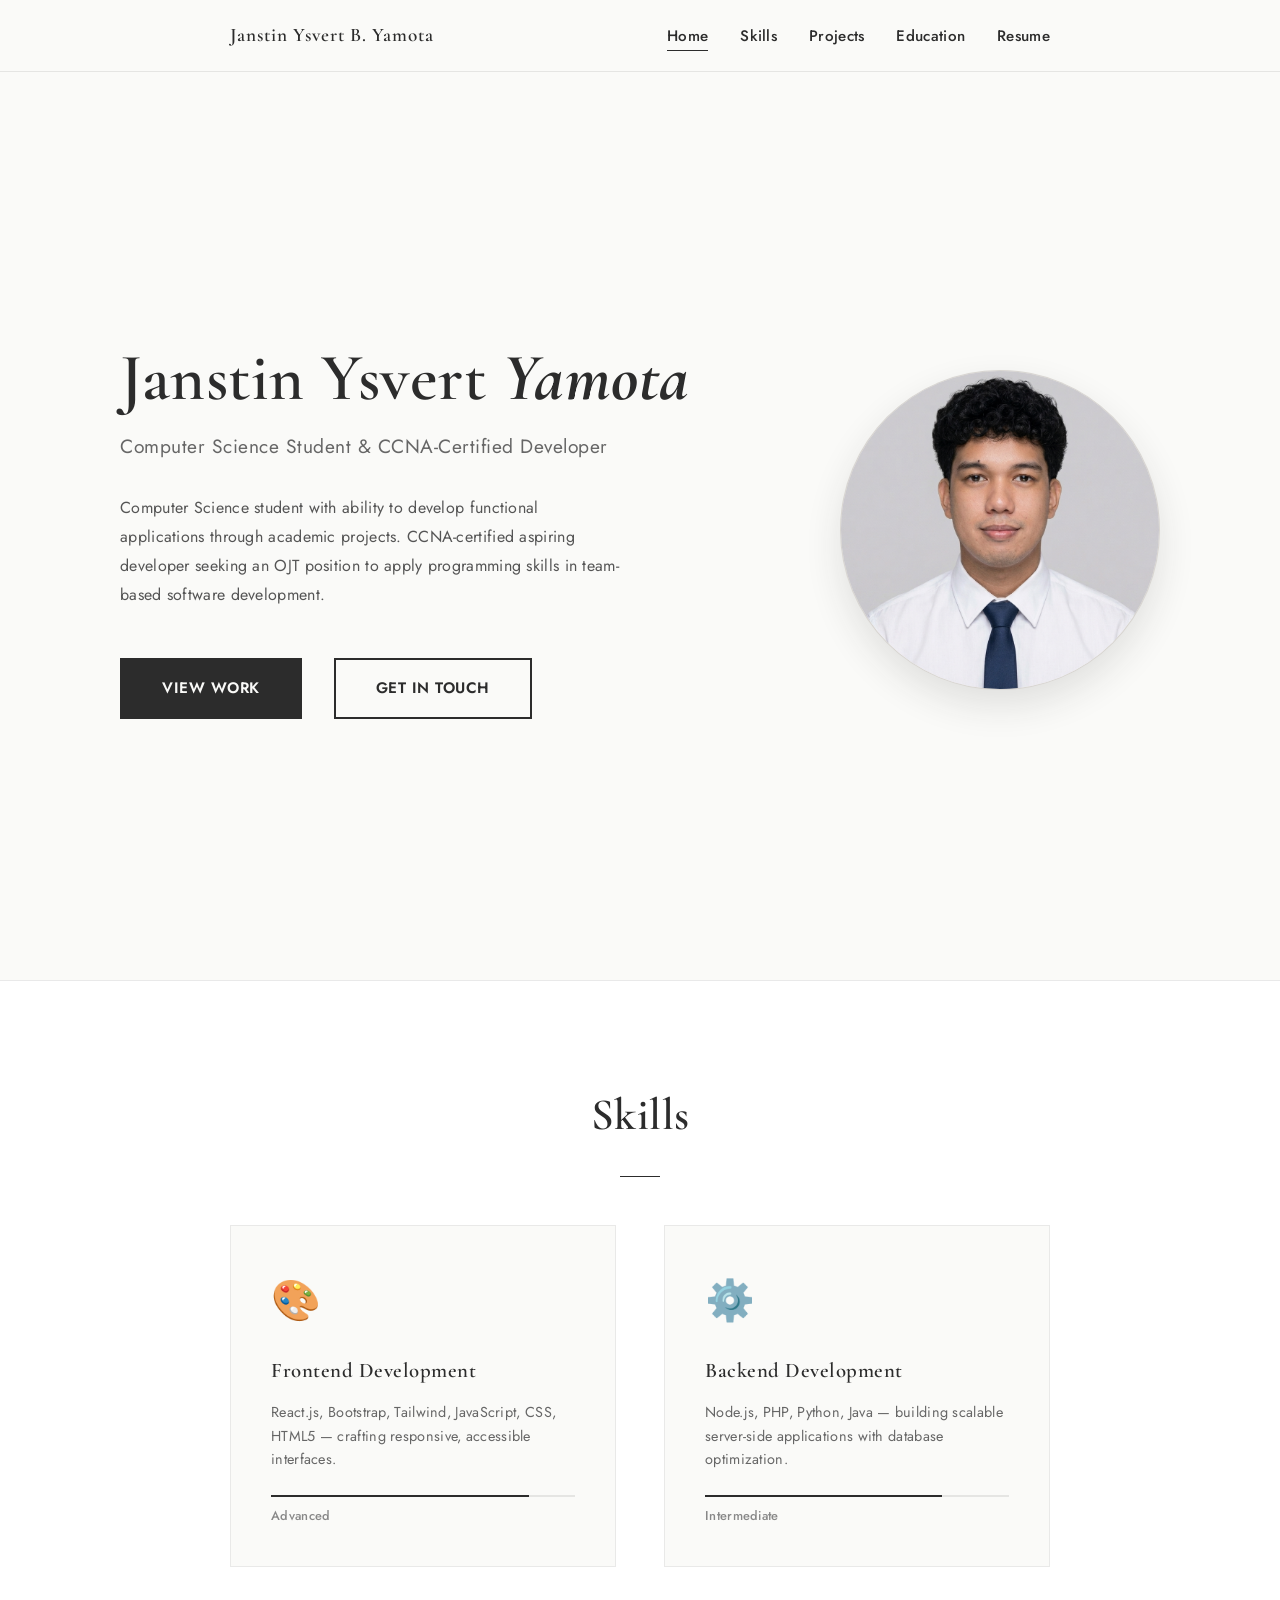
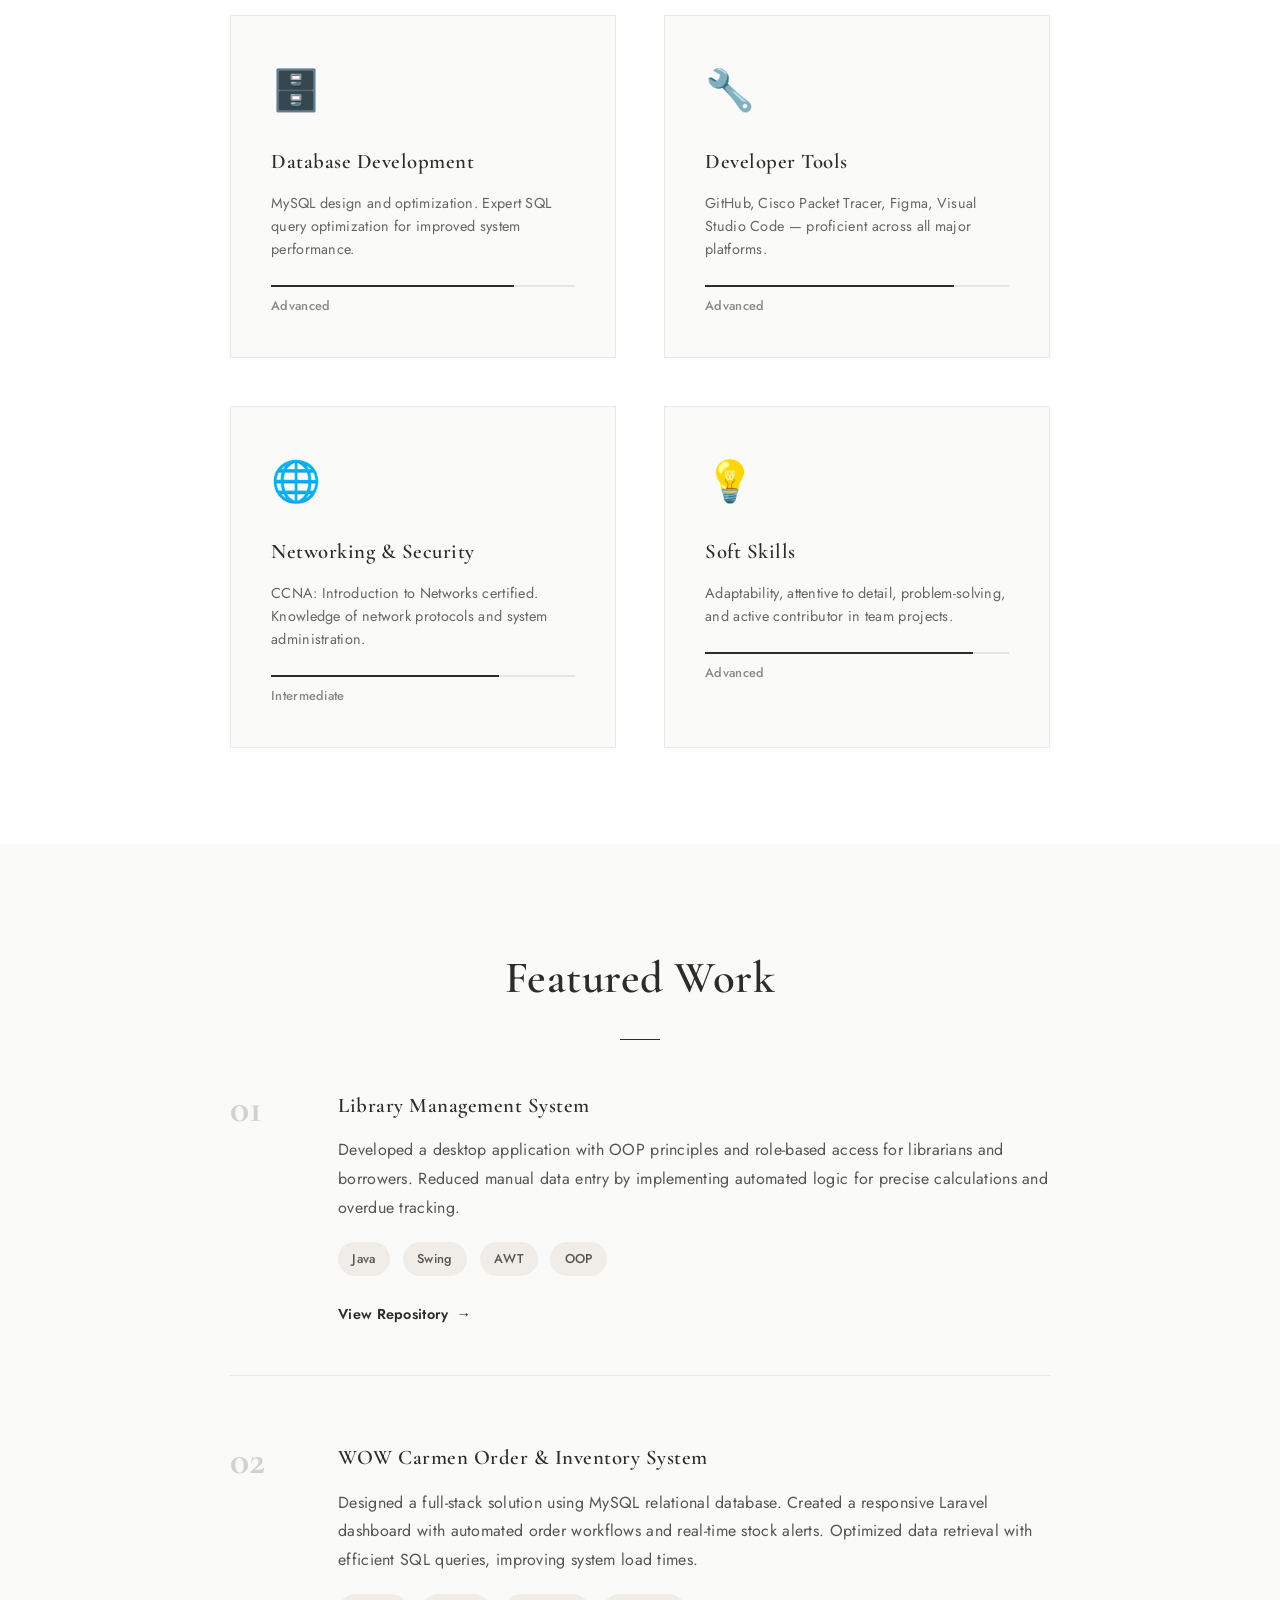
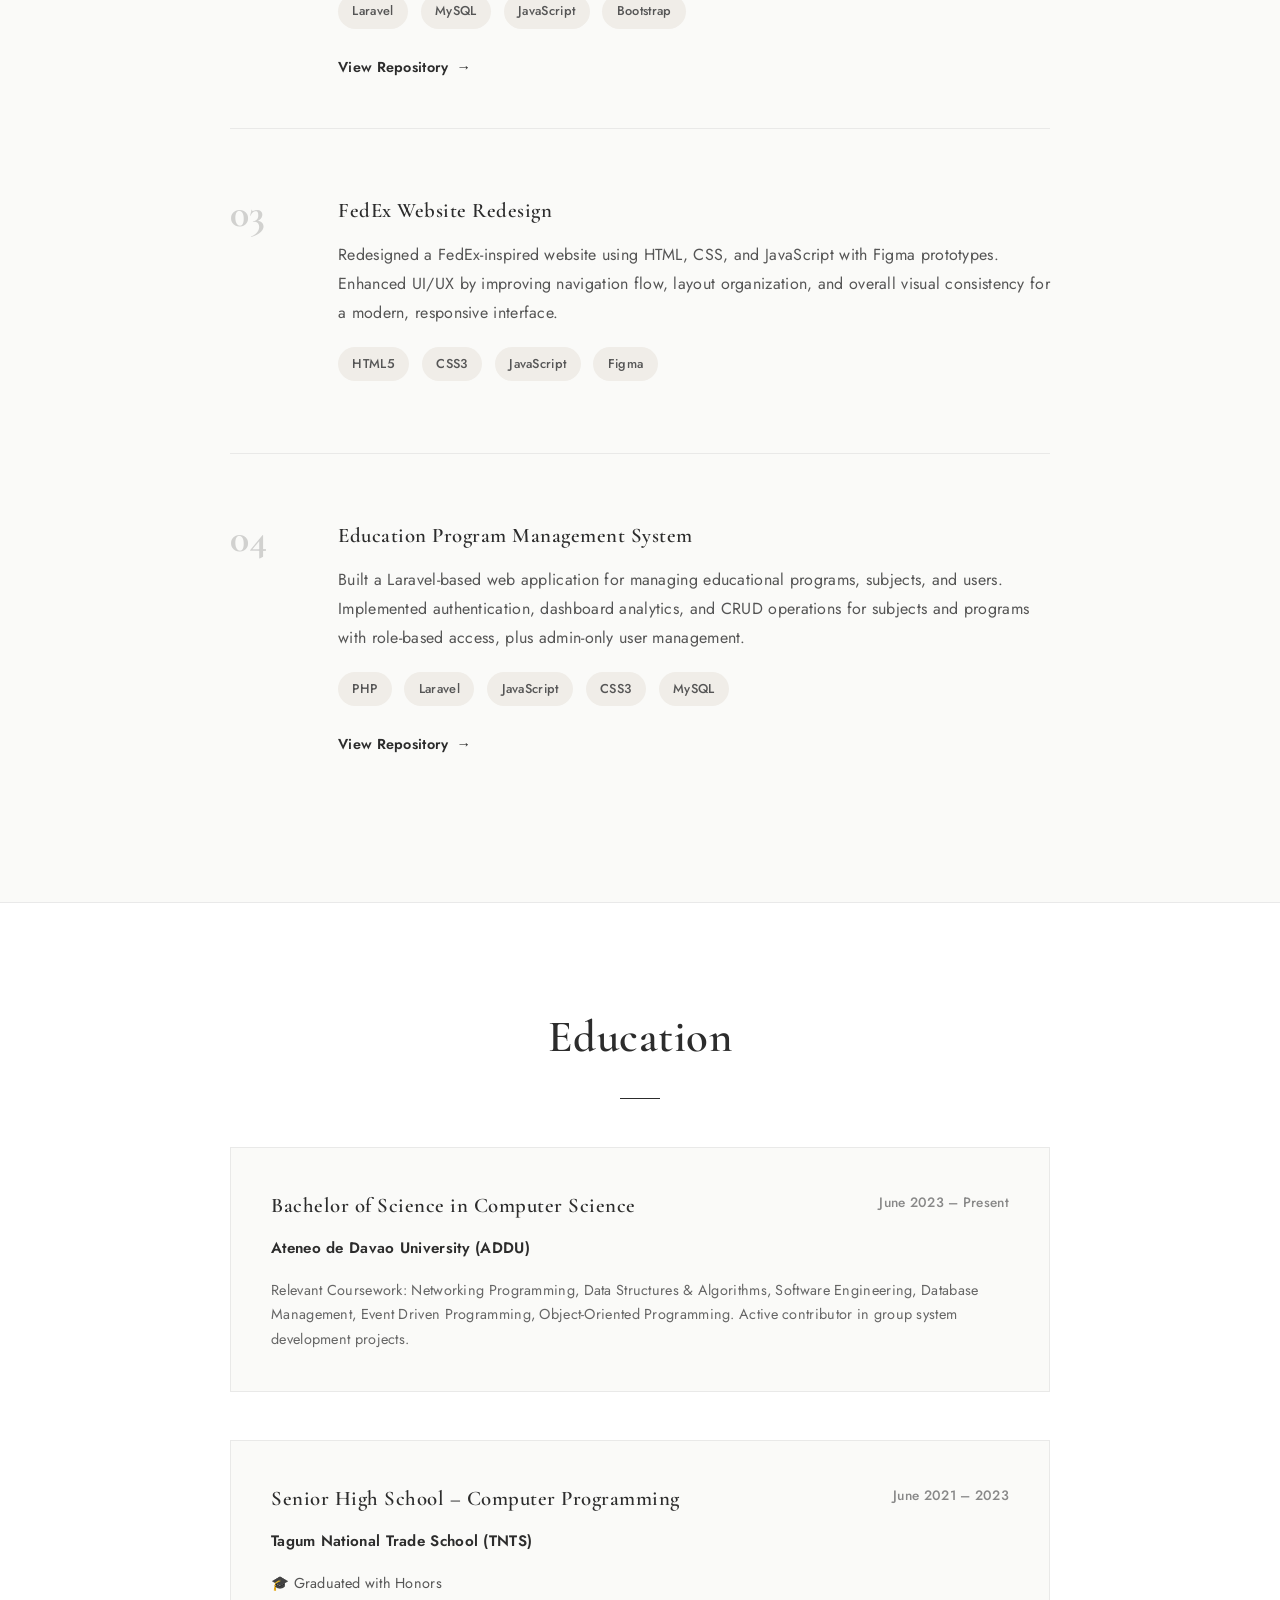
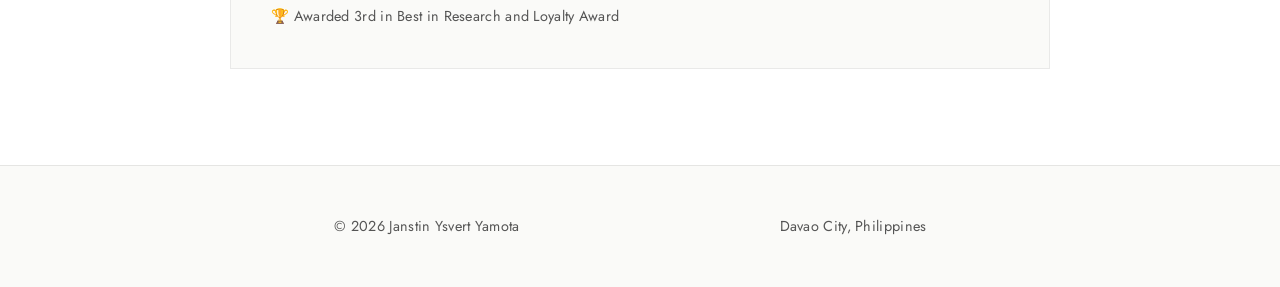
<file: index.html>
<!DOCTYPE html>
<html lang="en">
<head>
    <meta charset="UTF-8">
    <meta name="viewport" content="width=device-width, initial-scale=1.0">
    <meta name="description" content="Janstin Ysvert B. Yamota - Computer Science Student & CCNA-Certified Developer">
    <title>Janstin Ysvert B. Yamota | Portfolio</title>
    
    <link href="https://fonts.googleapis.com/css2?family=Cormorant+Garamond:ital@0;1&family=Jost:wght@400;500;600&display=swap" rel="stylesheet">
    
    <style>
        * {
            margin: 0;
            padding: 0;
            box-sizing: border-box;
        }

        html {
            scroll-behavior: smooth;
        }

        body {
            font-family: 'Jost', sans-serif;
            background-color: #fafaf8;
            color: #2c2c2c;
            line-height: 1.7;
            font-size: 16px;
            letter-spacing: 0.3px;
        }

        /* Typography */
        h1, h2, h3 {
            font-family: 'Cormorant Garamond', serif;
            font-weight: 600;
            letter-spacing: 0.5px;
        }

        h1 {
            font-size: clamp(2.5rem, 8vw, 4.5rem);
            line-height: 1.1;
            margin-bottom: 1.5rem;
        }

        h2 {
            font-size: clamp(1.8rem, 5vw, 2.8rem);
            margin-bottom: 3rem;
            text-align: center;
            position: relative;
            padding-bottom: 1.5rem;
        }

        h2::after {
            content: '';
            position: absolute;
            width: 40px;
            height: 1px;
            background-color: #2c2c2c;
            bottom: 0;
            left: 50%;
            transform: translateX(-50%);
        }

        h3 {
            font-size: 1.3rem;
            margin-bottom: 0.8rem;
        }

        p {
            color: #555;
        }

        /* Container */
        .container {
            max-width: 900px;
            margin: 0 auto;
            padding: 0 40px;
        }

        @media (max-width: 768px) {
            .container {
                padding: 0 24px;
            }
        }

        /* Navigation */
        nav {
            position: fixed;
            top: 0;
            left: 0;
            right: 0;
            background: rgba(250, 250, 248, 0.95);
            backdrop-filter: blur(10px);
            z-index: 1000;
            border-bottom: 1px solid rgba(44, 44, 44, 0.1);
        }

        nav .container {
            display: flex;
            justify-content: space-between;
            align-items: center;
            padding: 1.2rem 40px;
        }

        .logo {
            font-family: 'Cormorant Garamond', serif;
            font-size: 1.2rem;
            font-weight: 600;
            letter-spacing: 1px;
        }

        .nav-links {
            display: flex;
            list-style: none;
            gap: 2rem;
        }

        .nav-links a {
            text-decoration: none;
            color: #2c2c2c;
            font-size: 0.95rem;
            font-weight: 500;
            position: relative;
            transition: color 0.3s ease;
        }

        .nav-links a::after {
            content: '';
            position: absolute;
            bottom: -4px;
            left: 0;
            width: 0;
            height: 1px;
            background-color: #2c2c2c;
            transition: width 0.3s ease;
        }

        .nav-links a:hover::after,
        .nav-links a.active::after {
            width: 100%;
        }

        @media (max-width: 768px) {
            nav .container {
                padding: 1rem 24px;
            }
            .nav-links {
                gap: 1.5rem;
                font-size: 0.85rem;
            }
        }

        /* Main content */
        main {
            padding-top: 80px;
        }

        /* Hero Section */
        .hero {
            min-height: 100vh;
            display: flex;
            align-items: center;
            justify-content: center;
            padding: 4rem 0;
            animation: fadeInUp 1s ease-out;
        }

        .hero .container {
            max-width: 1120px;
            width: 100%;
        }

        .hero-content {
            display: grid;
            grid-template-columns: minmax(0, 1.15fr) minmax(280px, 0.85fr);
            align-items: center;
            gap: 4rem;
            text-align: left;
        }

        .hero-text {
            max-width: 560px;
        }

        .hero-name {
            font-size: clamp(2.4rem, 5.2vw, 4.6rem);
            margin-bottom: 1rem;
            white-space: nowrap;
        }

        .hero-name em {
            font-style: italic;
            font-weight: 700;
        }

        .hero-tagline {
            font-size: 1.2rem;
            color: #666;
            margin-bottom: 2rem;
            letter-spacing: 0.5px;
        }

        .hero-bio {
            max-width: 500px;
            margin: 0 0 3rem;
            color: #555;
            font-size: 1rem;
            line-height: 1.8;
        }

        .cta-buttons {
            display: flex;
            gap: 2rem;
            justify-content: flex-start;
            flex-wrap: wrap;
        }

        .hero-image-wrap {
            display: flex;
            justify-content: flex-end;
        }

        .hero-image {
            width: min(100%, 320px);
            aspect-ratio: 1 / 1;
            border-radius: 50%;
            object-fit: cover;
            object-position: center top;
            border: 1px solid rgba(44, 44, 44, 0.12);
            box-shadow: 0 16px 36px rgba(44, 44, 44, 0.12);
            background-color: #f0ede8;
        }

        .btn {
            padding: 1rem 2.5rem;
            font-family: 'Jost', sans-serif;
            font-size: 0.95rem;
            font-weight: 600;
            letter-spacing: 0.5px;
            text-decoration: none;
            border: 2px solid #2c2c2c;
            background: transparent;
            color: #2c2c2c;
            cursor: pointer;
            transition: all 0.3s ease;
            text-transform: uppercase;
        }

        .btn-primary {
            background-color: #2c2c2c;
            color: #fafaf8;
            border-color: #2c2c2c;
        }

        .btn:hover {
            transform: translateY(-2px);
            box-shadow: 0 4px 12px rgba(44, 44, 44, 0.1);
        }

        .btn-primary:hover {
            background-color: #444;
            border-color: #444;
        }

        @media (max-width: 768px) {
            .hero {
                padding: 2rem 0;
            }

            .hero-content {
                grid-template-columns: 1fr;
                gap: 2rem;
                text-align: center;
            }

            .hero-text {
                max-width: 100%;
            }

            .hero-bio {
                margin: 0 auto 2rem;
            }

            .cta-buttons {
                justify-content: center;
            }

            .hero-image {
                width: min(100%, 300px);
            }

            .hero-name {
                white-space: normal;
            }

            .cta-buttons {
                gap: 1rem;
            }
            .btn {
                padding: 0.9rem 1.8rem;
                font-size: 0.85rem;
            }
        }

        /* Skills Section */
        .skills {
            padding: 6rem 0;
            background-color: #fff;
            border-top: 1px solid rgba(44, 44, 44, 0.1);
        }

        .skills-grid {
            display: grid;
            grid-template-columns: repeat(auto-fit, minmax(250px, 1fr));
            gap: 3rem;
            animation: fadeInUp 1s ease-out 0.2s backwards;
        }

        .skill-card {
            padding: 2.5rem;
            border: 1px solid rgba(44, 44, 44, 0.08);
            background-color: #fafaf8;
            transition: all 0.4s ease;
        }

        .skill-card:hover {
            border-color: rgba(44, 44, 44, 0.2);
            background-color: #fff;
            transform: translateY(-4px);
        }

        .skill-icon {
            font-size: 2.5rem;
            margin-bottom: 1.2rem;
        }

        .skill-card h3 {
            margin-bottom: 0.8rem;
        }

        .skill-description {
            font-size: 0.9rem;
            color: #666;
            margin-bottom: 1.5rem;
            line-height: 1.6;
        }

        .progress-bar {
            height: 2px;
            background-color: rgba(44, 44, 44, 0.1);
            overflow: hidden;
            margin-bottom: 0.5rem;
        }

        .progress-fill {
            height: 100%;
            background-color: #2c2c2c;
            transition: width 1s ease-out 0.3s;
        }

        .progress-label {
            font-size: 0.8rem;
            color: #888;
            font-weight: 500;
        }

        /* Projects Section */
        .projects {
            padding: 6rem 0;
            animation: fadeInUp 1s ease-out 0.4s backwards;
        }

        .projects-list {
            display: grid;
            gap: 4rem;
        }

        .project-item {
            display: grid;
            grid-template-columns: 60px 1fr;
            gap: 3rem;
            align-items: start;
            padding-bottom: 3rem;
            border-bottom: 1px solid rgba(44, 44, 44, 0.08);
        }

        .project-item:last-child {
            border-bottom: none;
        }

        .project-number {
            font-family: 'Cormorant Garamond', serif;
            font-size: 2.5rem;
            font-weight: 700;
            color: rgba(44, 44, 44, 0.2);
            line-height: 1;
        }

        .project-content h3 {
            margin-bottom: 0.8rem;
        }

        .project-description {
            color: #555;
            margin-bottom: 1.2rem;
            line-height: 1.8;
        }

        .tech-tags {
            display: flex;
            gap: 0.8rem;
            flex-wrap: wrap;
            margin-bottom: 1.5rem;
        }

        .tech-tag {
            font-size: 0.8rem;
            padding: 0.4rem 0.9rem;
            background-color: #f0ede8;
            color: #555;
            border-radius: 20px;
            font-weight: 500;
            letter-spacing: 0.3px;
        }

        .project-arrow {
            display: inline-flex;
            align-items: center;
            gap: 0.5rem;
            color: #2c2c2c;
            text-decoration: none;
            font-weight: 600;
            font-size: 0.9rem;
            transition: gap 0.3s ease;
        }

        .project-arrow:hover {
            gap: 0.8rem;
        }

        @media (max-width: 768px) {
            .project-item {
                grid-template-columns: 50px 1fr;
                gap: 1.5rem;
            }
            .project-number {
                font-size: 2rem;
            }
        }

        /* Education Section */
        .education {
            padding: 6rem 0;
            background-color: #fff;
            border-top: 1px solid rgba(44, 44, 44, 0.1);
            animation: fadeInUp 1s ease-out 0.6s backwards;
        }

        .education-list {
            display: grid;
            gap: 3rem;
        }

        .education-item {
            padding: 2.5rem;
            border: 1px solid rgba(44, 44, 44, 0.08);
            background-color: #fafaf8;
            transition: all 0.4s ease;
        }

        .education-item:hover {
            border-color: rgba(44, 44, 44, 0.2);
            background-color: #fff;
            transform: translateY(-4px);
        }

        .education-header {
            display: flex;
            justify-content: space-between;
            align-items: flex-start;
            gap: 2rem;
            margin-bottom: 0.8rem;
        }

        .education-header h3 {
            margin: 0;
            flex: 1;
        }

        .education-period {
            font-size: 0.85rem;
            color: #888;
            font-weight: 500;
            letter-spacing: 0.3px;
            white-space: nowrap;
            padding-top: 0.2rem;
        }

        .education-institution {
            font-weight: 600;
            color: #2c2c2c;
            margin-bottom: 1rem;
            font-size: 0.95rem;
        }

        .education-details {
            color: #666;
            font-size: 0.9rem;
            line-height: 1.7;
        }

        .education-achievements {
            display: flex;
            flex-direction: column;
            gap: 0.5rem;
            margin-top: 1rem;
        }

        .education-achievements p {
            margin: 0;
            font-size: 0.9rem;
            color: #555;
        }

        @media (max-width: 768px) {
            .education-header {
                flex-direction: column;
                gap: 0.5rem;
            }

            .education-period {
                white-space: normal;
            }

            .education-item {
                padding: 1.8rem;
            }
        }


        /* Footer */
        footer {
            padding: 3rem 0;
            border-top: 1px solid rgba(44, 44, 44, 0.1);
            font-size: 0.9rem;
            color: #888;
        }

        .footer-content {
            display: grid;
            grid-template-columns: repeat(2, 1fr);
            gap: 2rem;
            text-align: center;
        }

        .footer-content p {
            margin: 0;
        }

        @media (max-width: 768px) {
            .footer-content {
                grid-template-columns: 1fr;
            }
        }

        /* Animations */
        @keyframes fadeInUp {
            from {
                opacity: 0;
                transform: translateY(30px);
            }
            to {
                opacity: 1;
                transform: translateY(0);
            }
        }

        .skill-card {
            animation: fadeInUp 0.8s ease-out backwards;
        }

        .project-item {
            animation: fadeInUp 0.8s ease-out backwards;
        }

        .skill-card:nth-child(1) { animation-delay: 0.1s; }
        .skill-card:nth-child(2) { animation-delay: 0.2s; }
        .skill-card:nth-child(3) { animation-delay: 0.3s; }
        .skill-card:nth-child(4) { animation-delay: 0.4s; }
        .skill-card:nth-child(5) { animation-delay: 0.5s; }
        .skill-card:nth-child(6) { animation-delay: 0.6s; }

        .project-item:nth-child(1) { animation-delay: 0.15s; }
        .project-item:nth-child(2) { animation-delay: 0.3s; }
        .project-item:nth-child(3) { animation-delay: 0.45s; }

        /* Utilities */
        .scroll-hidden {
            overflow: hidden;
        }
    </style>
</head>
<body>
    <!-- Navigation -->
    <nav>
        <div class="container">
            <div class="logo">Janstin Ysvert B. Yamota</div>
            <ul class="nav-links">
                <li><a href="#home" class="nav-link active">Home</a></li>
                <li><a href="#skills" class="nav-link">Skills</a></li>
                <li><a href="#projects" class="nav-link">Projects</a></li>
                <li><a href="#education" class="nav-link">Education</a></li>
                <li><a href="resume.pdf" class="nav-link" target="_blank" rel="noopener noreferrer">Resume</a></li>
            </ul>
        </div>
    </nav>

    <!-- Main Content -->
    <main>
        <!-- Hero Section -->
        <section id="home" class="hero">
            <div class="container">
                <div class="hero-content">
                    <div class="hero-text">
                        <h1 class="hero-name">Janstin Ysvert <em>Yamota</em></h1>
                        <p class="hero-tagline">Computer Science Student & CCNA-Certified Developer</p>
                        <p class="hero-bio">Computer Science student with ability to develop functional applications through academic projects. CCNA-certified aspiring developer seeking an OJT position to apply programming skills in team-based software development.</p>
                        <div class="cta-buttons">
                            <a href="#projects" class="btn btn-primary">View Work</a>
                            <a href="resume.pdf" class="btn" target="_blank" rel="noopener noreferrer">Get In Touch</a>
                        </div>
                    </div>
                    <div class="hero-image-wrap">
                        <img class="hero-image" src="resumepfp.png" alt="Portrait of Janstin Ysvert Yamota">
                    </div>
                </div>
            </div>
        </section>

        <!-- Skills Section -->
        <section id="skills" class="skills">
            <div class="container">
                <h2>Skills</h2>
                <div class="skills-grid">
                    <div class="skill-card">
                        <div class="skill-icon">🎨</div>
                        <h3>Frontend Development</h3>
                        <p class="skill-description">React.js, Bootstrap, Tailwind, JavaScript, CSS, HTML5 — crafting responsive, accessible interfaces.</p>
                        <div class="progress-bar">
                            <div class="progress-fill" style="width: 85%;"></div>
                        </div>
                        <div class="progress-label">Advanced</div>
                    </div>

                    <div class="skill-card">
                        <div class="skill-icon">⚙️</div>
                        <h3>Backend Development</h3>
                        <p class="skill-description">Node.js, PHP, Python, Java — building scalable server-side applications with database optimization.</p>
                        <div class="progress-bar">
                            <div class="progress-fill" style="width: 78%;"></div>
                        </div>
                        <div class="progress-label">Intermediate</div>
                    </div>

                    <div class="skill-card">
                        <div class="skill-icon">🗄️</div>
                        <h3>Database Development</h3>
                        <p class="skill-description">MySQL design and optimization. Expert SQL query optimization for improved system performance.</p>
                        <div class="progress-bar">
                            <div class="progress-fill" style="width: 80%;"></div>
                        </div>
                        <div class="progress-label">Advanced</div>
                    </div>

                    <div class="skill-card">
                        <div class="skill-icon">🔧</div>
                        <h3>Developer Tools</h3>
                        <p class="skill-description">GitHub, Cisco Packet Tracer, Figma, Visual Studio Code — proficient across all major platforms.</p>
                        <div class="progress-bar">
                            <div class="progress-fill" style="width: 82%;"></div>
                        </div>
                        <div class="progress-label">Advanced</div>
                    </div>

                    <div class="skill-card">
                        <div class="skill-icon">🌐</div>
                        <h3>Networking & Security</h3>
                        <p class="skill-description">CCNA: Introduction to Networks certified. Knowledge of network protocols and system administration.</p>
                        <div class="progress-bar">
                            <div class="progress-fill" style="width: 75%;"></div>
                        </div>
                        <div class="progress-label">Intermediate</div>
                    </div>

                    <div class="skill-card">
                        <div class="skill-icon">💡</div>
                        <h3>Soft Skills</h3>
                        <p class="skill-description">Adaptability, attentive to detail, problem-solving, and active contributor in team projects.</p>
                        <div class="progress-bar">
                            <div class="progress-fill" style="width: 88%;"></div>
                        </div>
                        <div class="progress-label">Advanced</div>
                    </div>
                </div>
            </div>
        </section>

        <!-- Projects Section -->
        <section id="projects" class="projects">
            <div class="container">
                <h2>Featured Work</h2>
                <div class="projects-list">
                    <article class="project-item">
                        <div class="project-number">01</div>
                        <div class="project-content">
                            <h3>Library Management System</h3>
                            <p class="project-description">Developed a desktop application with OOP principles and role-based access for librarians and borrowers. Reduced manual data entry by implementing automated logic for precise calculations and overdue tracking.</p>
                            <div class="tech-tags">
                                <span class="tech-tag">Java</span>
                                <span class="tech-tag">Swing</span>
                                <span class="tech-tag">AWT</span>
                                <span class="tech-tag">OOP</span>
                            </div>
                            <a href="https://github.com/jybyamota/Library-Main" class="project-arrow" target="_blank" rel="noopener noreferrer">View Repository <span>→</span></a>
                        </div>
                    </article>

                    <article class="project-item">
                        <div class="project-number">02</div>
                        <div class="project-content">
                            <h3>WOW Carmen Order & Inventory System</h3>
                            <p class="project-description">Designed a full-stack solution using MySQL relational database. Created a responsive Laravel dashboard with automated order workflows and real-time stock alerts. Optimized data retrieval with efficient SQL queries, improving system load times.</p>
                            <div class="tech-tags">
                                <span class="tech-tag">Laravel</span>
                                <span class="tech-tag">MySQL</span>
                                <span class="tech-tag">JavaScript</span>
                                <span class="tech-tag">Bootstrap</span>
                            </div>
                            <a href="https://github.com/jybyamota/wowcarmen" class="project-arrow" target="_blank" rel="noopener noreferrer">View Repository <span>→</span></a>
                        </div>
                    </article>

                    <article class="project-item">
                        <div class="project-number">03</div>
                        <div class="project-content">
                            <h3>FedEx Website Redesign</h3>
                            <p class="project-description">Redesigned a FedEx-inspired website using HTML, CSS, and JavaScript with Figma prototypes. Enhanced UI/UX by improving navigation flow, layout organization, and overall visual consistency for a modern, responsive interface.</p>
                            <div class="tech-tags">
                                <span class="tech-tag">HTML5</span>
                                <span class="tech-tag">CSS3</span>
                                <span class="tech-tag">JavaScript</span>
                                <span class="tech-tag">Figma</span>
                            </div>
                        </div>
                    </article>

                    <article class="project-item">
                        <div class="project-number">04</div>
                        <div class="project-content">
                            <h3>Education Program Management System</h3>
                            <p class="project-description">Built a Laravel-based web application for managing educational programs, subjects, and users. Implemented authentication, dashboard analytics, and CRUD operations for subjects and programs with role-based access, plus admin-only user management.</p>
                            <div class="tech-tags">
                                <span class="tech-tag">PHP</span>
                                <span class="tech-tag">Laravel</span>
                                <span class="tech-tag">JavaScript</span>
                                <span class="tech-tag">CSS3</span>
                                <span class="tech-tag">MySQL</span>
                            </div>
                            <a href="https://github.com/jybyamota/yamota_final" class="project-arrow" target="_blank" rel="noopener noreferrer">View Repository <span>→</span></a>
                        </div>
                    </article>
                </div>
            </div>
        </section>

        <!-- Education Section -->
        <section id="education" class="education">
            <div class="container">
                <h2>Education</h2>
                <div class="education-list">
                    <article class="education-item">
                        <div class="education-header">
                            <h3>Bachelor of Science in Computer Science</h3>
                            <span class="education-period">June 2023 – Present</span>
                        </div>
                        <p class="education-institution">Ateneo de Davao University (ADDU)</p>
                        <p class="education-details">Relevant Coursework: Networking Programming, Data Structures & Algorithms, Software Engineering, Database Management, Event Driven Programming, Object-Oriented Programming. Active contributor in group system development projects.</p>
                    </article>

                    <article class="education-item">
                        <div class="education-header">
                            <h3>Senior High School – Computer Programming</h3>
                            <span class="education-period">June 2021 – 2023</span>
                        </div>
                        <p class="education-institution">Tagum National Trade School (TNTS)</p>
                        <div class="education-achievements">
                            <p>🎓 Graduated with Honors</p>
                            <p>🏆 Awarded 3rd in Best in Research and Loyalty Award</p>
                        </div>
                    </article>
                </div>
            </div>
        </section>
    </main>

    <!-- Footer -->
    <footer>
        <div class="container">
            <div class="footer-content">
                <p>&copy; 2026 Janstin Ysvert Yamota</p>
                <p>Davao City, Philippines</p>
            </div>
        </div>
    </footer>

    <script>
        // Smooth scrolling for navigation links
        document.querySelectorAll('.nav-link').forEach(link => {
            link.addEventListener('click', function(e) {
                const href = this.getAttribute('href');
                if (href.startsWith('#')) {
                    e.preventDefault();
                    const target = document.querySelector(href);
                    if (target) {
                        // Update active state
                        document.querySelectorAll('.nav-link').forEach(l => l.classList.remove('active'));
                        this.classList.add('active');

                        // Scroll to section
                        target.scrollIntoView({ behavior: 'smooth' });
                    }
                }
            });
        });

        // Update active nav link on scroll
        window.addEventListener('scroll', () => {
            const sections = document.querySelectorAll('main section');
            let current = '';

            sections.forEach(section => {
                const sectionTop = section.offsetTop;
                if (window.pageYOffset >= sectionTop - 150) {
                    current = section.getAttribute('id');
                }
            });

            document.querySelectorAll('.nav-link').forEach(link => {
                link.classList.remove('active');
                if (link.getAttribute('href') === `#${current}`) {
                    link.classList.add('active');
                }
            });
        });

        // Animate progress bars on scroll into view
        const observerOptions = {
            threshold: 0.5,
            rootMargin: '0px 0px -100px 0px'
        };

        const observer = new IntersectionObserver(entries => {
            entries.forEach(entry => {
                if (entry.isIntersecting) {
                    const progressBars = entry.target.querySelectorAll('.progress-fill');
                    progressBars.forEach(bar => {
                        bar.style.width = bar.style.width;
                    });
                    observer.unobserve(entry.target);
                }
            });
        }, observerOptions);

        document.querySelectorAll('.skill-card').forEach(card => {
            observer.observe(card);
        });
    </script>
</body>
</html>
</file>
